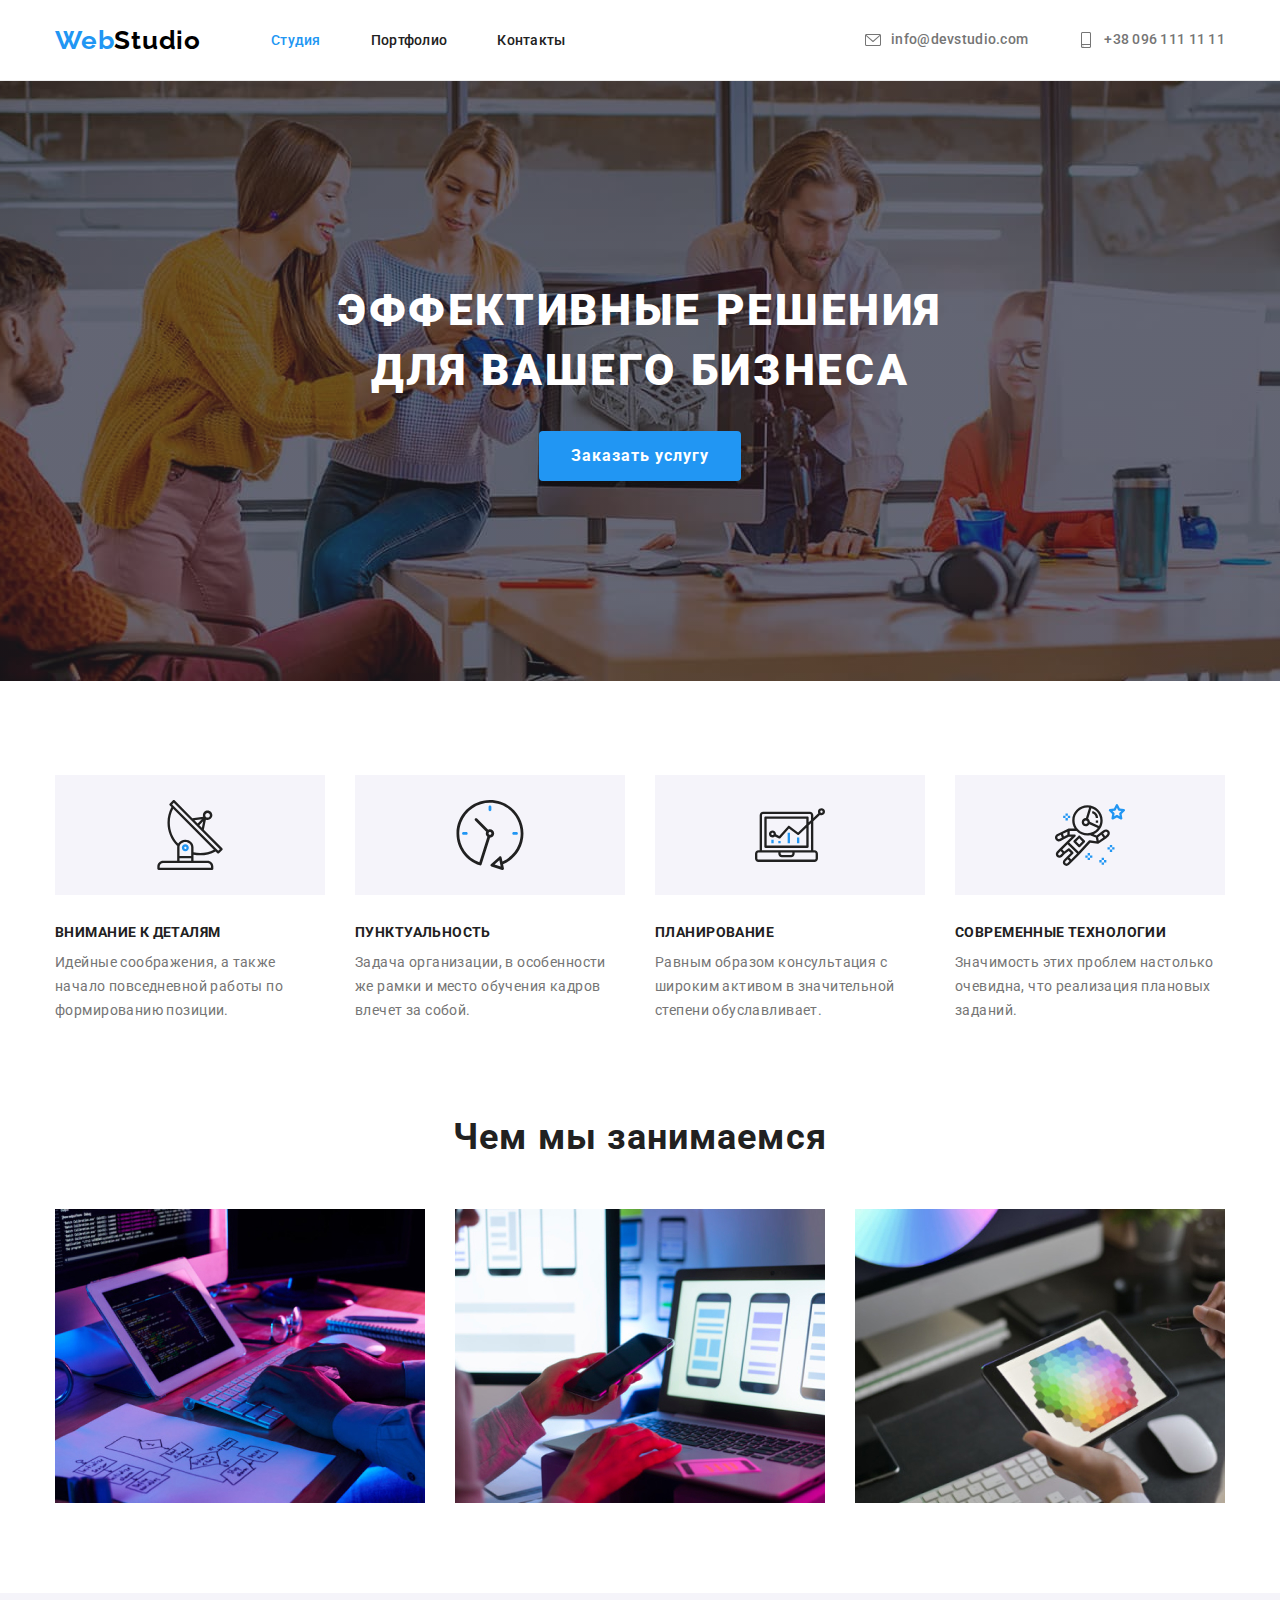
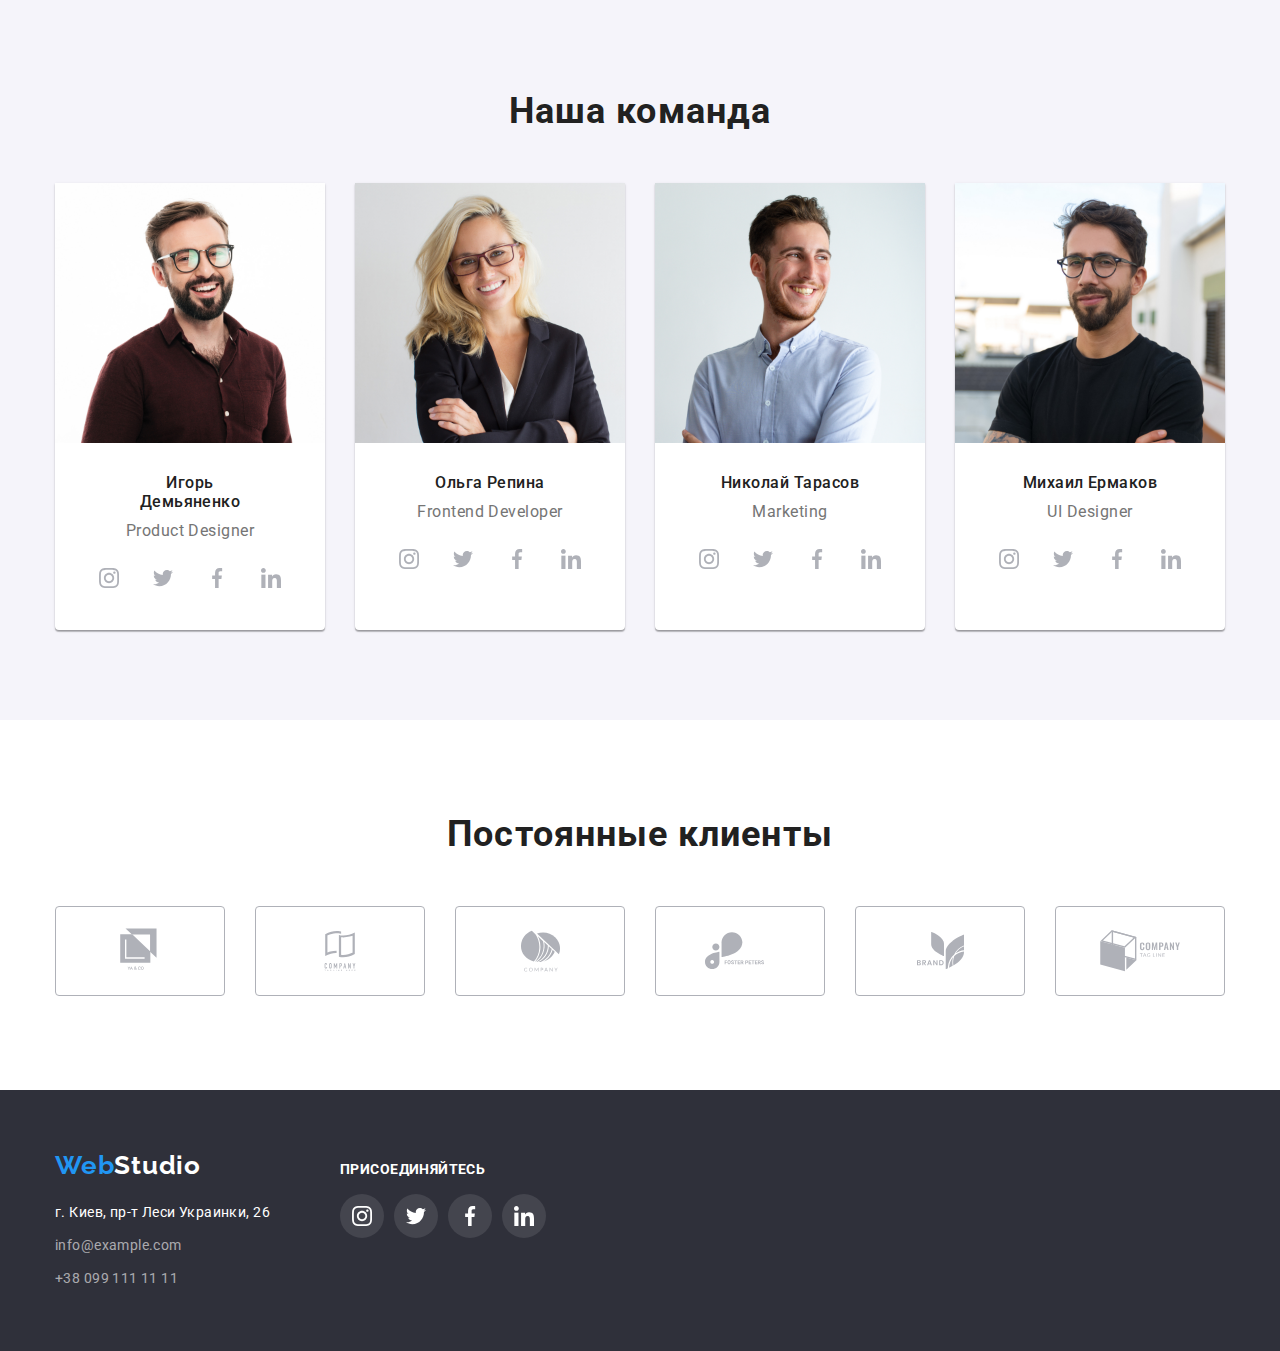
<file: index.html>
<!DOCTYPE html>
<html lang="ru">
<head>
    <meta charset="UTF-8">
    <meta name="viewport" content="width=device-width, initial-scale=1.0">
    <title>WebStudio</title>
    <link rel="stylesheet" href="https://cdnjs.cloudflare.com/ajax/libs/modern-normalize/1.0.0/modern-normalize.min.css">
   <link rel="preconnect" href="https://fonts.gstatic.com">
   <link href="https://fonts.googleapis.com/css2?family=Raleway:wght@700&family=Roboto:wght@400;500;700;900&display=swap"
      rel="stylesheet">
   <link rel="stylesheet" href="css/styles.css">
</head>
<body>
    
<header class="header">
   <div class="container">
      <nav class="navigation">
         <a class="logo__header" href="/" aria-label="логотип сайта">
            <span class="logo__web" lang="en">Web</span><span class="logo__studio" lang="en">Studio</span>
         </a>
         <ul class="navigation__list">
            <li class="nav__item">
               <a class="navigation__list-item is-current" href="index.html">Студия</a>
            </li>
            <li class="nav__item">
               <a class="navigation__list-item" href="portfolio.html">Портфолио</a>
            </li>
            <li class="nav__item">
               <a class="navigation__list-item" href="#">Контакты</a>
            </li>
         </ul>
      </nav>
      <address class="address">
         <ul class="header__contakt-info">
            <li class="contact__icon">
               <a class="contact__mail-header contact__header" 
                  href="mailto:info@devstudio.com">
                  <svg class="mail__icon" width="16" height="16">
                     <use href="./images/sprite.svg#icon-envelope"></use>
                  </svg>
                  info@devstudio.com
               </a>
            </li>
            <li class="contact__icon">
               <a class="contact__tel-header contact__header" 
                  href="tel:+380961111111">
                  <svg class="tel__icon" width="16" height="16">
                     <use href="./images/sprite.svg#icon-smartphone"></use>
                  </svg>
                  +38 096 111 11 11
               </a>
            </li>
         </ul>
      </address>
   </div>

</header>


 <main>

    <!-- HERO -->
    <section class="hero overlay">
       <div class="container">
         <h1 class="hero__title">Эффективные решения для вашего бизнеса</h1>
         <button class="btn__hero" type="button">Заказать услугу </button>
       </div>
    </section>

    <!-- ADVANTAGES -->
      <section class="advantages">
         <h2 hidden>Преимущества</h2>
         <div class="container">
            <ul class="advantages__list">
                  <li class="advantages__item">
                     <div class="thumb">
                        <svg class="advantages__icon">
                           <use href="./images/sprite.svg#icon-antenna"></use>
                        </svg>
                     </div>
                     <h3 class="advantages__title">Внимание к деталям</h3>
                     <p class="advantages__description">Идейные соображения, а также начало повседневной работы по формированию позиции.</p>
                  </li>
                  <li class="advantages__item">
                     <div class="thumb">
                        <svg class="advantages__icon">
                           <use href="./images/sprite.svg#icon-clock"></use>
                        </svg>
                     </div>
                     <h3 class="advantages__title">Пунктуальность</h3>
                     <p class="advantages__description">Задача организации, в особенности же рамки и место обучения кадров влечет за собой.</p>
                  </li>
                  <li class="advantages__item">
                     <div class="thumb">
                        <svg class="advantages__icon">
                           <use href="./images/sprite.svg#icon-diagram"></use>
                        </svg>
                     </div>
                     <h3 class="advantages__title">Планирование</h3>
                     <p class="advantages__description">Равным образом консультация с широким активом в значительной степени обуславливает.</p>
                  </li>
                  <li class="advantages__item">
                     <div class="thumb">
                        <svg class="advantages__icon">
                           <use href="./images/sprite.svg#icon-astronaut"></use>
                        </svg>
                     </div>
                     <h3 class="advantages__title">Современные технологии</h3>
                     <p class="advantages__description">Значимость этих проблем настолько очевидна, что реализация плановых заданий.</p>
                  </li>
            </ul>
         </div>
      </section>
        
    <!-- SERVICES -->
    <section class="services">
      <div class="container">
         <h2 class="title">Чем мы занимаемся</h2>
         <ul class="services__list">
            <li class="services__list-item">
               <img src="images/services/img.jpg" alt="разрабатываем проекты с нуля" width="370" height="294">
            </li>
            <li class="services__list-item">
               <img src="images/services/img-1.jpg" alt="создаем уникальный дизайн для вашего продукта" width="370" height="294">
            </li>
            <li class="services__list-item">
               <img src="images/services/img-2.jpg" alt="тестируем и оптимизируем конечный продукт" width="370" height="294">
            </li>
      </ul>
      </div>
    </section>

    <!-- OUR TEAM -->
    <section class="our__team">
      <div class="container">
         <h2 class="title">Наша команда</h2>
         <ul class="members__list">
            <li class="members__list-item">
               <img src="images/our-team/img.jpg" alt="Игорь Демьяненко - дизайнер продуктов" width="270" height="260">
               <div class="text__container">
                  <h3 class="team__member">Игорь Демьяненко</h3>
                  <p class="member__occupation" lang="en">Product Designer</p>
               </div>
               <ul class="social__list">
                  <li class="social__list-item">
                     <a class="social__list-link" href="">
                        <svg class="icon__social-link"><use href="./images/sprite.svg#icon-instagram"></use></svg>
                     </a>
                  </li>
                  <li class="social__list-item">
                     <a class="social__list-link" href="">
                        <svg class="icon__social-link"><use href="./images/sprite.svg#icon-twitter"></use></svg>
                     </a>
                  </li>
                  <li class="social__list-item">
                     <a class="social__list-link" href="">
                        <svg class="icon__social-link"><use href="./images/sprite.svg#icon-facebook"></use></svg>
                     </a>
                  </li>
                  <li class="social__list-item">
                     <a class="social__list-link" href="">
                        <svg class="icon__social-link"><use href="./images/sprite.svg#icon-linkedin"></use></svg>
                     </a>
                  </li>
               </ul>
            </li>
            <li class="members__list-item">
               <img src="images/our-team/img-1.jpg" alt="Ольга Репина - фронтенд-разработчики" width="270" height="260">
               <div class="text__container">                
                  <h3 class="team__member">Ольга Репина</h3>
                  <p class="member__occupation" lang="en">Frontend Developer</p>
               </div>
               <ul class="social__list">
                  <li class="social__list-item">
                     <a class="social__list-link" href="">
                        <svg class="icon__social-link">
                           <use href="./images/sprite.svg#icon-instagram"></use>
                        </svg>
                     </a>
                  </li>
                  <li class="social__list-item">
                     <a class="social__list-link" href="">
                        <svg class="icon__social-link">
                           <use href="./images/sprite.svg#icon-twitter"></use>
                        </svg>
                     </a>
                  </li>
                  <li class="social__list-item">
                     <a class="social__list-link" href="">
                        <svg class="icon__social-link">
                           <use href="./images/sprite.svg#icon-facebook"></use>
                        </svg>
                     </a>
                  </li>
                  <li class="social__list-item">
                     <a class="social__list-link" href="">
                        <svg class="icon__social-link">
                           <use href="./images/sprite.svg#icon-linkedin"></use>
                        </svg>
                     </a>
                  </li>
               </ul>
            </li>
            <li class="members__list-item">
               <img src="images/our-team/img-2.jpg" alt="Николай Тарасов - отдел маркетинга" width="270" height="260">
               <div class="text__container">
                  <h3 class="team__member">Николай Тарасов</h3>
                  <p class="member__occupation" lang="en">Marketing</p>
               </div>
               <ul class="social__list">
                  <li class="social__list-item">
                     <a class="social__list-link" href="">
                        <svg class="icon__social-link">
                           <use href="./images/sprite.svg#icon-instagram"></use>
                        </svg>
                     </a>
                  </li>
                  <li class="social__list-item">
                     <a class="social__list-link" href="">
                        <svg class="icon__social-link">
                           <use href="./images/sprite.svg#icon-twitter"></use>
                        </svg>
                     </a>
                  </li>
                  <li class="social__list-item">
                     <a class="social__list-link" href="">
                        <svg class="icon__social-link">
                           <use href="./images/sprite.svg#icon-facebook"></use>
                        </svg>
                     </a>
                  </li>
                  <li class="social__list-item">
                     <a class="social__list-link" href="">
                        <svg class="icon__social-link">
                           <use href="./images/sprite.svg#icon-linkedin"></use>
                        </svg>
                     </a>
                  </li>
               </ul>
            </li>
            <li class="members__list-item">
               <img src="images/our-team/img-3.jpg" alt="Михаил Ермаков - разработка пользовательского интерфейса" width="270" height="260">
               <div class="text__container">
                  <h3 class="team__member">Михаил Ермаков</h3>
                  <p class="member__occupation" lang="en">UI Designer</p>
               </div>
               <ul class="social__list">
                  <li class="social__list-item">
                     <a class="social__list-link" href="">
                        <svg class="icon__social-link">
                           <use href="./images/sprite.svg#icon-instagram"></use>
                        </svg>
                     </a>
                  </li>
                  <li class="social__list-item">
                     <a class="social__list-link" href="">
                        <svg class="icon__social-link">
                           <use href="./images/sprite.svg#icon-twitter"></use>
                        </svg>
                     </a>
                  </li>
                  <li class="social__list-item">
                     <a class="social__list-link" href="">
                        <svg class="icon__social-link">
                           <use href="./images/sprite.svg#icon-facebook"></use>
                        </svg>
                     </a>
                  </li>
                  <li class="social__list-item">
                     <a class="social__list-link" href="">
                        <svg class="icon__social-link">
                           <use href="./images/sprite.svg#icon-linkedin"></use>
                        </svg>
                     </a>
                  </li>
               </ul>
            </li>
         </ul>
      </div>
    </section>

    <!-- CLIENTS -->
    <section class="our__clients">
       <div class="container">
         <h2 class="title">Постоянные клиенты</h2>
         <ul class="clients__list">
            <li class="clients__list-item">
               <a class="clients__link" href="">
                  <svg class="clients__icon" width="44.3" height="49.2">
                     <use href="./images/sprite.svg#icon-logo-1"></use>
                  </svg>
               </a>
               </li>
            <li class="clients__list-item">
               <a class="clients__link" href="">
                  <svg class="clients__icon" width="40" height="52">
                     <use href="./images/sprite.svg#icon-logo-2"></use>
                  </svg>
               </a>
               </li>
            <li class="clients__list-item">
               <a class="clients__link" href="">
                  <svg class="clients__icon" width="41" height="42.6">
                     <use href="./images/sprite.svg#icon-logo-3"></use>
                  </svg>
               </a>
               </li>
            <li class="clients__list-item">
               <a class="clients__link" href="">
                  <svg class="clients__icon" width="80" height="70">
                     <use href="./images/sprite.svg#icon-logo-4"></use>
                  </svg>
               </a>
               </li>
            <li class="clients__list-item">
               <a class="clients__link" href="">
                  <svg class="clients__icon" width="59" height="47">
                     <use href="./images/sprite.svg#icon-logo-5" ></use>
                  </svg>
               </a>
               </li>
            <li class="clients__list-item">
               <a class="clients__link" href="">
                  <svg class="clients__icon" width="88.5" height="80">
                     <use href="./images/sprite.svg#icon-logo-6"></use>
                  </svg>
               </a>
               </li>
         </ul>
      </div>
    </section>
 </main>

<footer class="footer">
   <div class="container">
      
      <div>
         <a class="logo__footer" href="/" aria-label="логотип сайта">
            <span class="logo__web" lang="en">Web</span><span class="logo__studio" lang="en">Studio</span>
         </a>
         
         <address>
            <ul class="address__footer">
               <li class="address__footer-item">
                  <a class="address" href="https://goo.gl/maps/5K13a3puJwrhcPws7" target="_blank">г. Киев, пр-т Леси
                     Украинки, 26</a>
               </li>
               <li class="address__footer-item">
                  <a class="contact__mail-footer" href="mailto:info@example.com">info@example.com</a>
               </li>
               <li class="address__footer-item">
                  <a class="contact__tel-footer" href="tel:+380991111111">+38 099 111 11 11</a>
               </li>
            </ul>
         </address>
      </div>

      <div class="join__us">
         <p class="join__us-text">присоединяйтесь</p>
         <ul class="social__list">
            <li class="social__list-item">
               <a class="social__list-link" href="">
                  <svg class="icon__social-link">
                     <use href="./images/sprite.svg#icon-instagram"></use>
                  </svg>
               </a>
            </li>
            <li class="social__list-item">
               <a class="social__list-link" href="">
                  <svg class="icon__social-link">
                     <use href="./images/sprite.svg#icon-twitter"></use>
                  </svg>
               </a>
            </li>
            <li class="social__list-item">
               <a class="social__list-link" href="">
                  <svg class="icon__social-link">
                     <use href="./images/sprite.svg#icon-facebook"></use>
                  </svg>
               </a>
            </li>
            <li class="social__list-item">
               <a class="social__list-link" href="">
                  <svg class="icon__social-link">
                     <use href="./images/sprite.svg#icon-linkedin"></use>
                  </svg>
               </a>
            </li>
         </ul>
      </div>
   </div>
</footer>

</body>
</html>
</file>
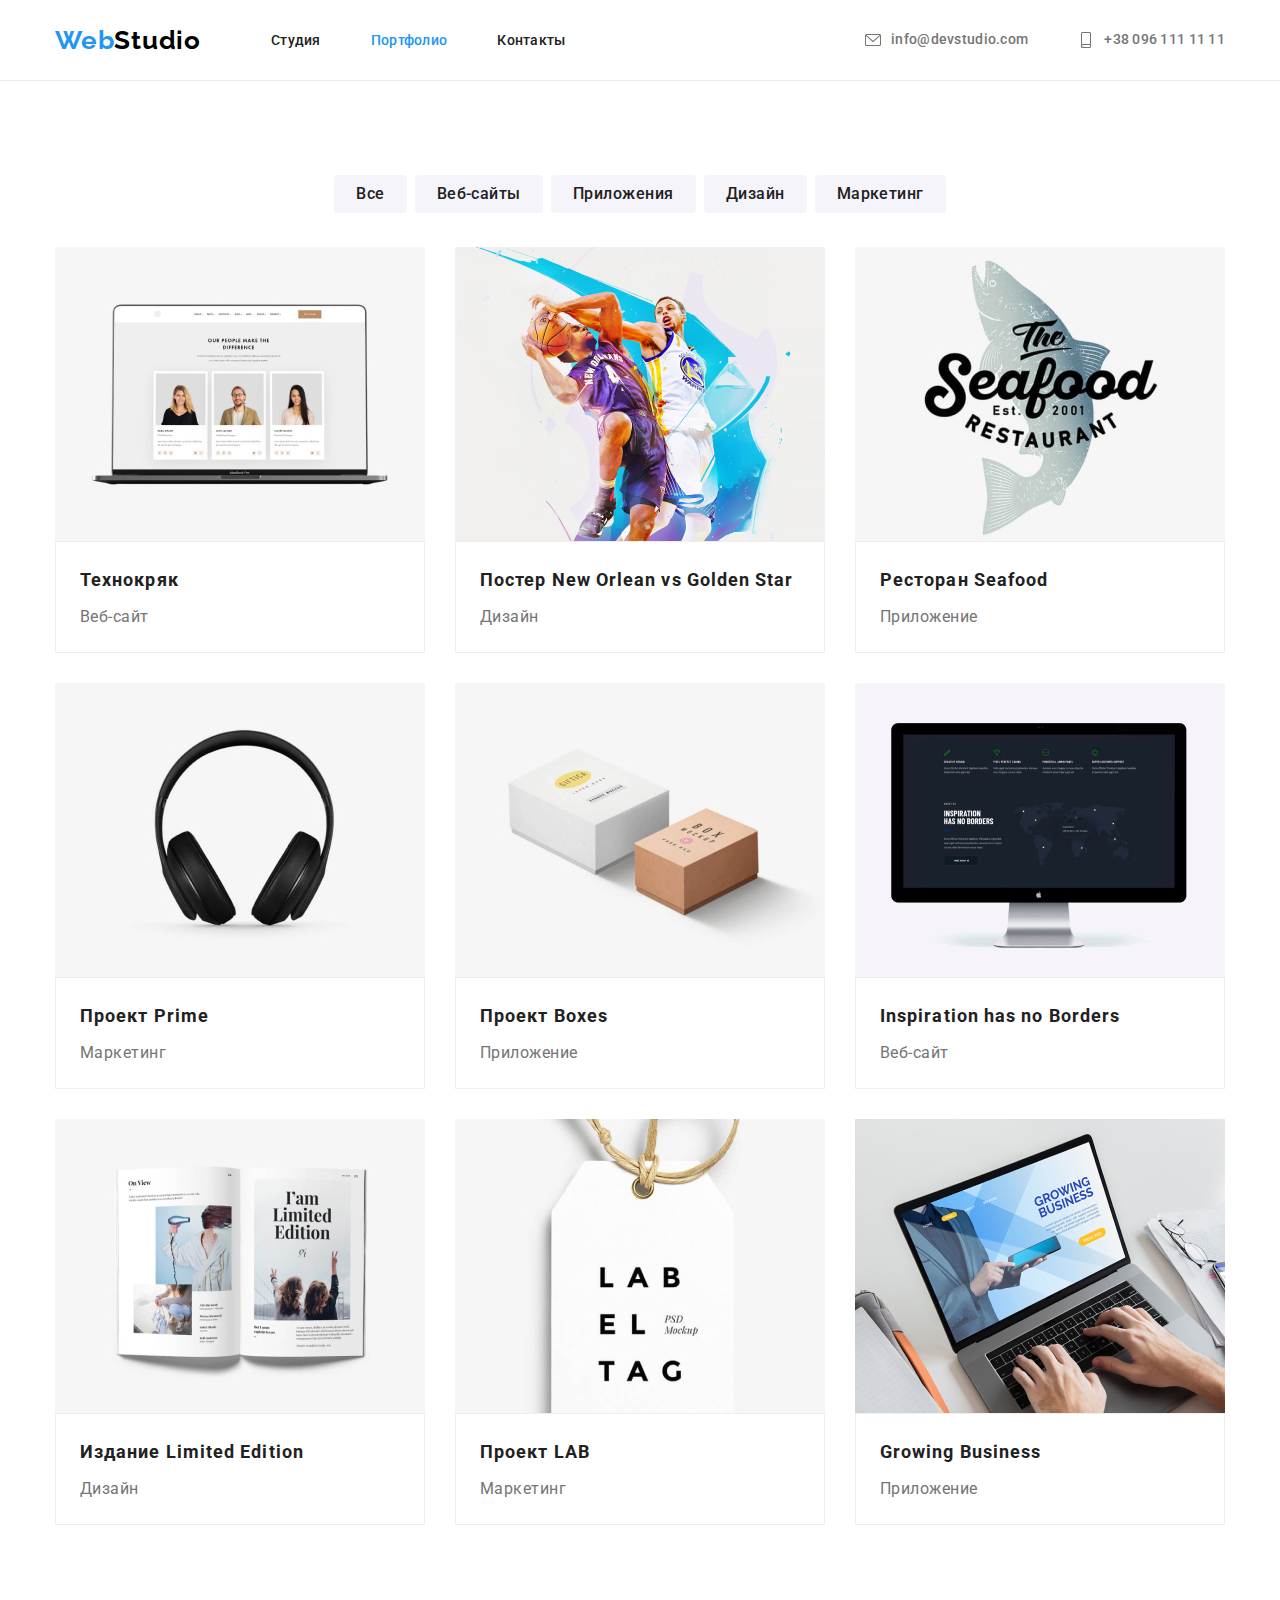
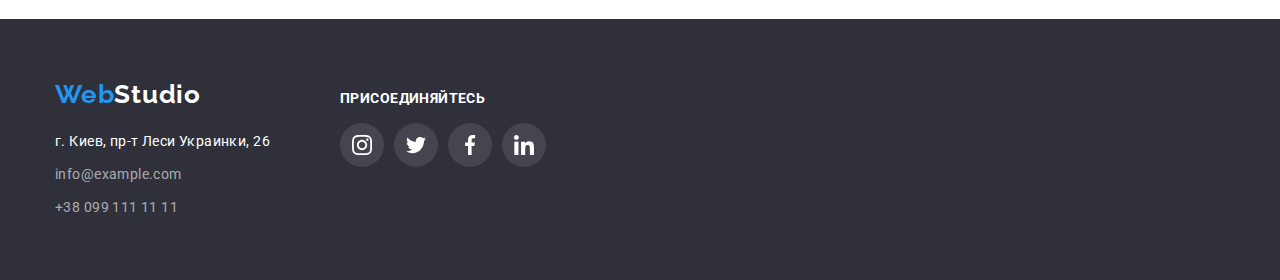
<file: portfolio.html>
<!DOCTYPE html>
<html lang="ru">
<head>
    <meta charset="UTF-8">
    <meta name="viewport" content="width=device-width, initial-scale=1.0">
    <title>Portfolio</title>
        <link rel="stylesheet" href="https://cdnjs.cloudflare.com/ajax/libs/modern-normalize/1.0.0/modern-normalize.min.css">
    <link rel="preconnect" href="https://fonts.gstatic.com">
    <link href="https://fonts.googleapis.com/css2?family=Raleway:wght@700&family=Roboto:wght@400;500;700;900&display=swap"
        rel="stylesheet">
    <link rel="stylesheet" href="css/styles.css">

</head>
<body>
    
<header class="header">
    <div class="container">
        <nav class="navigation">
            <a class="logo__header" href="/" aria-label="логотип сайта">
                <span class="logo__web" lang="en">Web</span><span class="logo__studio" lang="en">Studio</span>
            </a>
            <ul class="navigation__list">
                <li class="nav__item">
                    <a class="navigation__list-item" href="index.html">Студия</a>
                </li>
                <li class="nav__item">
                    <a class="navigation__list-item is-current" href="portfolio.html">Портфолио</a>
                </li>
                <li class="nav__item">
                    <a class="navigation__list-item" href="#">Контакты</a>
                </li>
            </ul>
        </nav>
        <address class="address">
            <ul class="header__contakt-info">
                <li class="contact__icon">
                    <a class="contact__mail-header contact__header" href="mailto:info@devstudio.com">
                        <svg class="mail__icon" width="16" height="16">
                            <use href="./images/sprite.svg#icon-envelope"></use>
                        </svg>
                        info@devstudio.com
                    </a>
                </li>
                <li class="contact__icon">
                    <a class="contact__tel-header contact__header" href="tel:+380961111111">
                        <svg class="tel__icon" width="16" height="16">
                            <use href="./images/sprite.svg#icon-smartphone"></use>
                        </svg>
                        +38 096 111 11 11
                    </a>
                </li>
            </ul>
        </address>
    </div>

</header>

<main>
    <!-- PROJECTS NAVIGATION -->
   
    <section class="projects">
        <h1 hidden>Projects</h1>
        <div class="container">
            <ul class="filters__list">
                <li class="filters__list-item">
                    <button class="btn__portfolio">Все</button>
                </li>
                <li class="filters__list-item">
                    <button class="btn__portfolio">Веб-сайты</button>
                </li>
                <li class="filters__list-item">
                    <button class="btn__portfolio">Приложения</button>
                </li>
                <li class="filters__list-item">
                    <button class="btn__portfolio">Дизайн</button>
                </li>
                <li class="filters__list-item">
                    <button class="btn__portfolio">Маркетинг</button>
                </li>
            </ul>
        </div>

        <div class="container">
            <ul class="projects__list">
                <li class="projects__list-item">
                    <a class="project__link" href="">
                        <img src="./images/portfolio/img-0.jpg" 
                        alt="Веб-сайт - Технокряк" width="370" height="294">
                        <div class="text">
                            <h2 class="projects__title">Технокряк</h2>
                            <p class="description">Веб-сайт</p>
                    </div>
                    </a>
                </li>
                
                <li class="projects__list-item">
                    <a class="project__link" href="">
                        <img src="./images/portfolio/img-1.jpg" 
                        alt="Дизайн для постера New Orlean vs Golden Star" width="370" height="294">
                        <div class="text">
                            <h2 class="projects__title">Постер <span lang="en">New Orlean vs Golden Star</span></h2>
                            <p class="description">Дизайн</p>
                        </div>
                    </a>
                </li>
                <li class="projects__list-item">
                    <a class="project__link" href="">
                        <img src="./images/portfolio/img-2.jpg" 
                        alt="Приложение - Ресторан Seafood" width="370" height="294">
                        <div class="text">
                            <h2 class="projects__title">Ресторан <span lang="en">Seafood</span></h2>
                            <p class="description">Приложение</p>
                        </div>
                    </a>
                </li>
                <li class="projects__list-item">
                    <a class="project__link" href="">
                        <img src="./images/portfolio/img-3.jpg" 
                        alt="Маркетинговый проект" width="370" height="294">
                        <div class="text">
                            <h2 class="projects__title">Проект <span lang="en">Prime</span></h2>
                            <p class="description">Маркетинг</p>
                        </div>
                    </a>
                </li>
                <li class="projects__list-item">
                    <a class="project__link" href="">
                        <img src="./images/portfolio/img-4.jpg" 
                        alt="Приложение - Boxes" width="370" height="294">
                        <div class="text">
                            <h2 class="projects__title">Проект <span lang="en">Boxes</span></h2>
                            <p class="description">Приложение</p>
                        </div>
                    </a>
                </li>
                <li class="projects__list-item">
                    <a class="project__link" href="">
                        <img src="./images/portfolio/img-5.jpg" 
                        alt="Веб-сайт - Inspiration has no Borders" width="370" height="294">
                        <div class="text">
                            <h2 class="projects__title" lang="en">Inspiration has no Borders</h2>
                            <p class="description">Веб-сайт</p>
                        </div>
                    </a>
                </li>
                <li class="projects__list-item">
                    <a class="project__link" href="">
                        <img src="./images/portfolio/img-6.jpg" 
                        alt="Дизайнерское издание" width="370" height="294">
                        <div class="text">
                            <h2 class="projects__title">Издание <span lang="en">Limited Edition</span></h2>
                            <p class="description">Дизайн</p>
                        </div>
                    </a>
                </li>
                <li class="projects__list-item">
                    <a class="project__link" href="">
                        <img src="./images/portfolio/img-7.jpg" 
                        alt="Маркетинговый проект" width="370" height="294">
                        <div class="text">
                            <h2 class="projects__title">Проект <span lang="en">LAB</span></h2>
                            <p class="description">Маркетинг</p>
                        </div>
                    </a>
                </li>
                <li class="projects__list-item">
                    <a class="project__link" href="">
                        <img src="./images/portfolio/img-8.jpg" 
                        alt="Приложение - Growing Business" width="370" height="294">
                        <div class="text">
                            <h2 class="projects__title" lang="en">Growing Business</h2>
                            <p class="description">Приложение</p>
                        </div>
                    </a>
                </li>
            </ul>
        </div>
    </section>
</main>

<footer class="footer">
    <div class="container">

        <div>
            <a class="logo__footer" href="/" aria-label="логотип сайта">
                <span class="logo__web" lang="en">Web</span><span class="logo__studio" lang="en">Studio</span>
            </a>

            <address>
                <ul class="address__footer">
                    <li class="address__footer-item">
                        <a class="address" href="https://goo.gl/maps/5K13a3puJwrhcPws7" target="_blank">г. Киев, пр-т
                            Леси
                            Украинки, 26</a>
                    </li>
                    <li class="address__footer-item">
                        <a class="contact__mail-footer" href="mailto:info@example.com">info@example.com</a>
                    </li>
                    <li class="address__footer-item">
                        <a class="contact__tel-footer" href="tel:+380991111111">+38 099 111 11 11</a>
                    </li>
                </ul>
            </address>
        </div>

        <div class="join__us">
            <p class="join__us-text">присоединяйтесь</p>
            <ul class="social__list">
                <li class="social__list-item">
                    <a class="social__list-link" href="">
                        <svg class="icon__social-link">
                            <use href="./images/sprite.svg#icon-instagram"></use>
                        </svg>
                    </a>
                </li>
                <li class="social__list-item">
                    <a class="social__list-link" href="">
                        <svg class="icon__social-link">
                            <use href="./images/sprite.svg#icon-twitter"></use>
                        </svg>
                    </a>
                </li>
                <li class="social__list-item">
                    <a class="social__list-link" href="">
                        <svg class="icon__social-link">
                            <use href="./images/sprite.svg#icon-facebook"></use>
                        </svg>
                    </a>
                </li>
                <li class="social__list-item">
                    <a class="social__list-link" href="">
                        <svg class="icon__social-link">
                            <use href="./images/sprite.svg#icon-linkedin"></use>
                        </svg>
                    </a>
                </li>
            </ul>
        </div>
    </div>
</footer>

</body>
</html>
</file>
<file: css/styles.css>
:root {
  --main-font: "Roboto", sans-serif;
  --logo-font: "Raleway", sans-serif;
  --accent-color: #2196f3;
}

body {
  font-family: var(--main-font);
}

a {
  text-decoration: none;
}

ul {
  list-style-type: none;
}

address {
  font-style: normal;
}

.container {
  width: 1200px;
  padding: 0 15px;
  margin: auto;
}

h1,
h2,
h3,
h4,
h5,
h6 {
  margin: 0;
}

ul,
ol {
  margin: 0;
  padding: 0;
}

p {
  margin: 0;
}

img {
  display: block;
}

/* ============= COMPONENTS ============= */

.logo__web,
.logo__studio {
  font-family: var(--logo-font);
  font-weight: 700;
  font-size: 26px;
  line-height: 1.19;
  letter-spacing: 0.03em;
  color: #000000;
}

.logo__web {
  color: var(--accent-color);
}

.title {
  font-family: var(--main-font);
  font-weight: 700;
  font-size: 36px;
  line-height: 1.166;
  text-align: center;
  letter-spacing: 0.03em;
  color: #212121;
}

.contact__header {
  font-family: var(--main-font);
  font-weight: 500;
  font-size: 14px;
  line-height: 1.14;
  letter-spacing: 0.02em;
  color: #757575;
}

/* =========== COMPONENTS END =========== */

/* ============= HEADER ============= */

.header {
  border-bottom: 1px solid rgba(236, 236, 236, 1);
}

.header .container {
  height: 80px;
  padding-top: 24px;
  padding-bottom: 24px;
  display: flex;
  align-items: center;
}

.logo__header {
  margin-right: 70px;
}

.navigation {
  display: flex;
  align-items: center;
}

.navigation__list {
  display: flex;
  align-items: center;
}

.nav__item:not(:last-child) {
  margin-right: 50px;
}

.navigation__list-item {
  font-family: var(--main-font);
  font-weight: 500;
  font-size: 14px;
  line-height: 1.14;
  letter-spacing: 0.02em;
  color: #212121;
}

.navigation__list .navigation__list-item.is-current {
  color: var(--accent-color);
}

.address {
  margin-left: auto;
}

.header__contakt-info {
  display: flex;
}

.contact__mail-header,
.contact__tel-header {
  display: flex;
  align-items: center;
}

.contact__mail-header {
  margin-right: 50px;
}

.mail__icon,
.tel__icon {
  margin-right: 10px;
}

.contact__icon {
  display: flex;
  align-items: center;

  fill: #757575;
}

.navigation__list-item:hover,
.navigation__list-item:focus,
.contact__mail-header:hover,
.contact__mail-header:focus,
.contact__tel-header:hover,
.contact__tel-header:focus {
  color: var(--accent-color);
}

.contact__icon:hover {
  fill: var(--accent-color);
}

/* ============= HEADER END ============= */

/* ============= HERO ============= */

.hero .container {
  display: block;
}

.hero {
  padding-top: 200px;
  padding-bottom: 200px;
}

.overlay {
  max-width: 1600px;
  height: 600px;
  margin-left: auto;
  margin-right: auto;
  background-color: #333333;
  background-image: linear-gradient(
      rgba(47, 48, 58, 0.4),
      rgba(47, 48, 58, 0.4)
    ),
    url("../images/hero/Hero.jpg");
  background-repeat: no-repeat;
  background-size: cover;
  background-position: center;
}

.hero__title {
  margin-bottom: 30px;
  padding-left: 240px;
  padding-right: 240px;

  font-family: var(--main-font);
  font-weight: 900;
  font-size: 44px;
  line-height: 1.36;
  text-align: center;
  letter-spacing: 0.06em;
  text-transform: uppercase;
  color: #ffffff;
}

.btn__hero {
  margin: auto;
  display: flex;
  align-items: center;
  text-align: center;
  padding: 10px 32px;

  font-family: var(--main-font);
  font-weight: 700;
  font-size: 16px;
  line-height: 1.875;
  letter-spacing: 0.06em;
  background: #2196f3;
  box-shadow: 0px 4px 4px rgba(0, 0, 0, 0.15);
  border-radius: 4px;
  border: transparent;
  color: #ffffff;
}

.btn__hero:hover,
.btn__hero:focus {
  background: #188ce8;
}

/* ============= HERO END ============= */

/* ============= ADVANTAGES ============= */

.advantages {
  padding: 94px 0;
}

.thumb {
  width: 270px;
  height: 120px;
  background: #f5f4fa;
  display: flex;
  justify-content: center;
  align-items: center;
  margin-bottom: 30px;
}

.advantages__icon {
  width: 70px;
  height: 70px;
  border-radius: 4px;
}

.advantages__list {
  display: flex;
}

.advantages__item:not(:last-child) {
  margin-right: 30px;
}

.advantages__item {
  width: calc((100% - 3 * 30px) / 4);
}

.advantages__title {
  margin-bottom: 10px;

  font-family: var(--main-font);
  font-weight: 700;
  font-size: 14px;
  line-height: 1.14;
  letter-spacing: 0.03em;
  text-transform: uppercase;
  color: #212121;
}

.advantages__description {
  font-family: var(--main-font);
  font-weight: 400;
  font-size: 14px;
  line-height: 1.714;
  letter-spacing: 0.03em;
  color: #757575;
}

.members__list-item {
  box-shadow: 0px 1px 3px rgba(0, 0, 0, 0.12), 0px 1px 1px rgba(0, 0, 0, 0.14),
    0px 2px 1px rgba(0, 0, 0, 0.2);
  border-radius: 0px 0px 4px 4px;
}

/* =========== ADVANTAGES END =========== */

/* ============= SERVICES ============= */

.services {
  padding-bottom: 90px;
}

.services__list {
  display: flex;
  margin-top: 50px;
}

.services__list-item {
  width: (100% - 30px * 2) / 3;
}

.services__list-item:not(:last-child) {
  margin-right: 30px;
}

/* =========== SERVICES END =========== */

/* ========== OUR TEAM SECTION ========== */

.our__team {
  padding-top: 98px;
  padding-bottom: 90px;
  background-color: #f5f4fa;
}

.members__list {
  display: flex;
}

.members__list-item {
  width: (100% - 30px * 3) / 4;
  margin-top: 50px;
  background-color: #ffffff;
}

.members__list-item:not(:last-child) {
  margin-right: 30px;
}

.text__container {
  padding-top: 30px;
  padding-left: 59px;
  padding-right: 59px;
}

.team__member {
  margin-bottom: 10px;

  font-family: var(--main-font);
  font-weight: 500;
  font-size: 16px;
  line-height: 1.19;
  text-align: center;
  letter-spacing: 0.03em;
  color: #212121;
}

.member__occupation {
  font-family: var(--main-font);
  font-weight: 400;
  font-size: 16px;
  line-height: 1.19;
  text-align: center;
  letter-spacing: 0.03em;
  color: #757575;
}

.social__list {
  display: flex;
  justify-content: space-between;
  margin-top: 16px;
  padding-bottom: 30px;
  padding-right: 32px;
  padding-left: 32px;
}

.social__list-link {
  display: flex;
  justify-content: center;
  align-items: center;
  width: 44px;
  height: 44px;
  background-color: #ffffff;
  border-radius: 50%;
}

.social__list-link:hover .icon__social-link,
.social__list-link:focus .icon__social-link {
  fill: #ffffff;
}

.social__list-link:hover,
.social__list-link:focus {
  background-color: var(--accent-color);
}

.icon__social-link {
  width: 20px;
  height: 20px;
  fill: rgba(175, 177, 184, 1);
}

/* ============= OUR TEAM SECTION END ============= */

/* ============= CLIENTS ============= */

.our__clients {
  padding: 94px 0;
}

.clients__list {
  display: flex;
  justify-content: space-between;
  margin-top: 50px;
}

.clients__link {
  display: flex;
  justify-content: center;
  align-items: center;
  width: 170px;
  height: 90px;
  border: 1px solid #afb1b8;
  box-sizing: border-box;
  border-radius: 4px;
}

.clients__icon {
  fill: rgba(175, 177, 184, 1);
}

.clients__link:hover .clients__icon,
.clients__link:focus .clients__icon {
  fill: var(--accent-color);
}

.clients__link:hover,
.clients__link:focus {
  border: 1px solid var(--accent-color);
}

/* =========== CLIENTS END =========== */

/* ============= FOOTER ============= */

.footer {
  padding: 60px 0;
  background-color: #2f303a;
}

.footer .container {
  display: flex;
}

.logo__footer > .logo__studio {
  color: #ffffff;
}

.address__footer-item:not(:last-child) {
  margin-bottom: 9px;
}

.address__footer {
  margin-top: 20px;
}

.address {
  font-family: var(--main-font);
  font-weight: 400;
  font-size: 14px;
  line-height: 1.714;
  letter-spacing: 0.03em;
  color: #ffffff;
}

.contact__mail-footer {
  font-family: var(--main-font);
  font-weight: 400;
  font-size: 14px;
  line-height: 1.714;
  letter-spacing: 0.03em;
  color: rgba(255, 255, 255, 0.6);
}

.contact__tel-footer {
  font-family: var(--main-font);
  font-weight: 400;
  font-size: 14px;
  line-height: 1.714;
  letter-spacing: 0.03em;
  color: rgba(255, 255, 255, 0.6);
}

.join__us-text {
  font-family: var(--main-font);
  font-weight: 700;
  font-size: 14px;
  line-height: 1.14;
  letter-spacing: 0.03em;
  text-transform: uppercase;
  color: #ffffff;
}

.join__us .social__list {
  padding-left: 0;
}

.join__us {
  padding-top: 12px;
  margin-left: 70px;
}

.join__us .social__list-link {
  background-color: rgba(255, 255, 255, 0.1);
}

.join__us .icon__social-link {
  fill: #ffffff;
}

.join__us .social__list-link:hover,
.join__us .social__list-link:focus {
  background-color: var(--accent-color);
}

.join__us .social__list-item:not(:last-child) {
  margin-right: 10px;
}

/* ============= FOOTER END ============= */

/* ============= PORTFOLIO ============= */
.projects {
  padding: 94px 0;
}

.filters__list {
  display: flex;
  justify-content: center;
  margin-bottom: 34px;
}

.filters__list-item:not(:last-child) {
  margin-right: 8px;
}

.projects__list {
  display: flex;
  flex-wrap: wrap;
}

.projects__list-item {
  display: block;
  width: (100% - 30px * 2) / 3;
  margin-bottom: 30px;
}

.project__link {
  display: block;
}

/* .projects__list-item:hover,
.project__link:focus li.projects__list-item {
  box-shadow: 0px 1px 1px rgba(0, 0, 0, 0.12), 0px 4px 4px rgba(0, 0, 0, 0.06),
    1px 4px 6px rgba(0, 0, 0, 0.16);
} */

.projects__list-item:hover,
.project__link:focus {
  box-shadow: 0px 1px 1px rgba(0, 0, 0, 0.12), 0px 4px 4px rgba(0, 0, 0, 0.06),
    1px 4px 6px rgba(0, 0, 0, 0.16);
}

.projects__list-item:not(:nth-child(3n)) {
  margin-right: 30px;
}

.projects__list-item:nth-last-child(-n + 3) {
  margin-bottom: 0px;
}

.btn__portfolio {
  padding: 6px 22px;

  font-family: var(--main-font);
  font-weight: 500;
  font-size: 16px;
  line-height: 1.625;
  text-align: center;
  letter-spacing: 0.03em;
  color: #212121;
  background: #f5f4fa;
  border-radius: 4px;
  border: transparent;
}

.btn__portfolio:hover,
.btn__portfolio:focus {
  color: #ffffff;
  background-color: var(--accent-color);
  box-shadow: 0px 3px 1px rgba(0, 0, 0, 0.1), 0px 1px 2px rgba(0, 0, 0, 0.08),
    0px 2px 2px rgba(0, 0, 0, 0.12);
  border-radius: 4px;
}

.text {
  padding: 20px 24px;
  border: 1px solid rgba(238, 238, 238, 1);
}

.projects__title {
  font-family: var(--main-font);
  font-weight: 700;
  font-size: 18px;
  line-height: 2;
  letter-spacing: 0.06em;
  color: #212121;
}

.description {
  margin-top: 4px;

  font-family: var(--main-font);
  font-weight: 400;
  font-size: 16px;
  line-height: 1.875;
  letter-spacing: 0.03em;
  color: #757575;
}

/* ============= PORTFOLIO END ============= */
</file>
